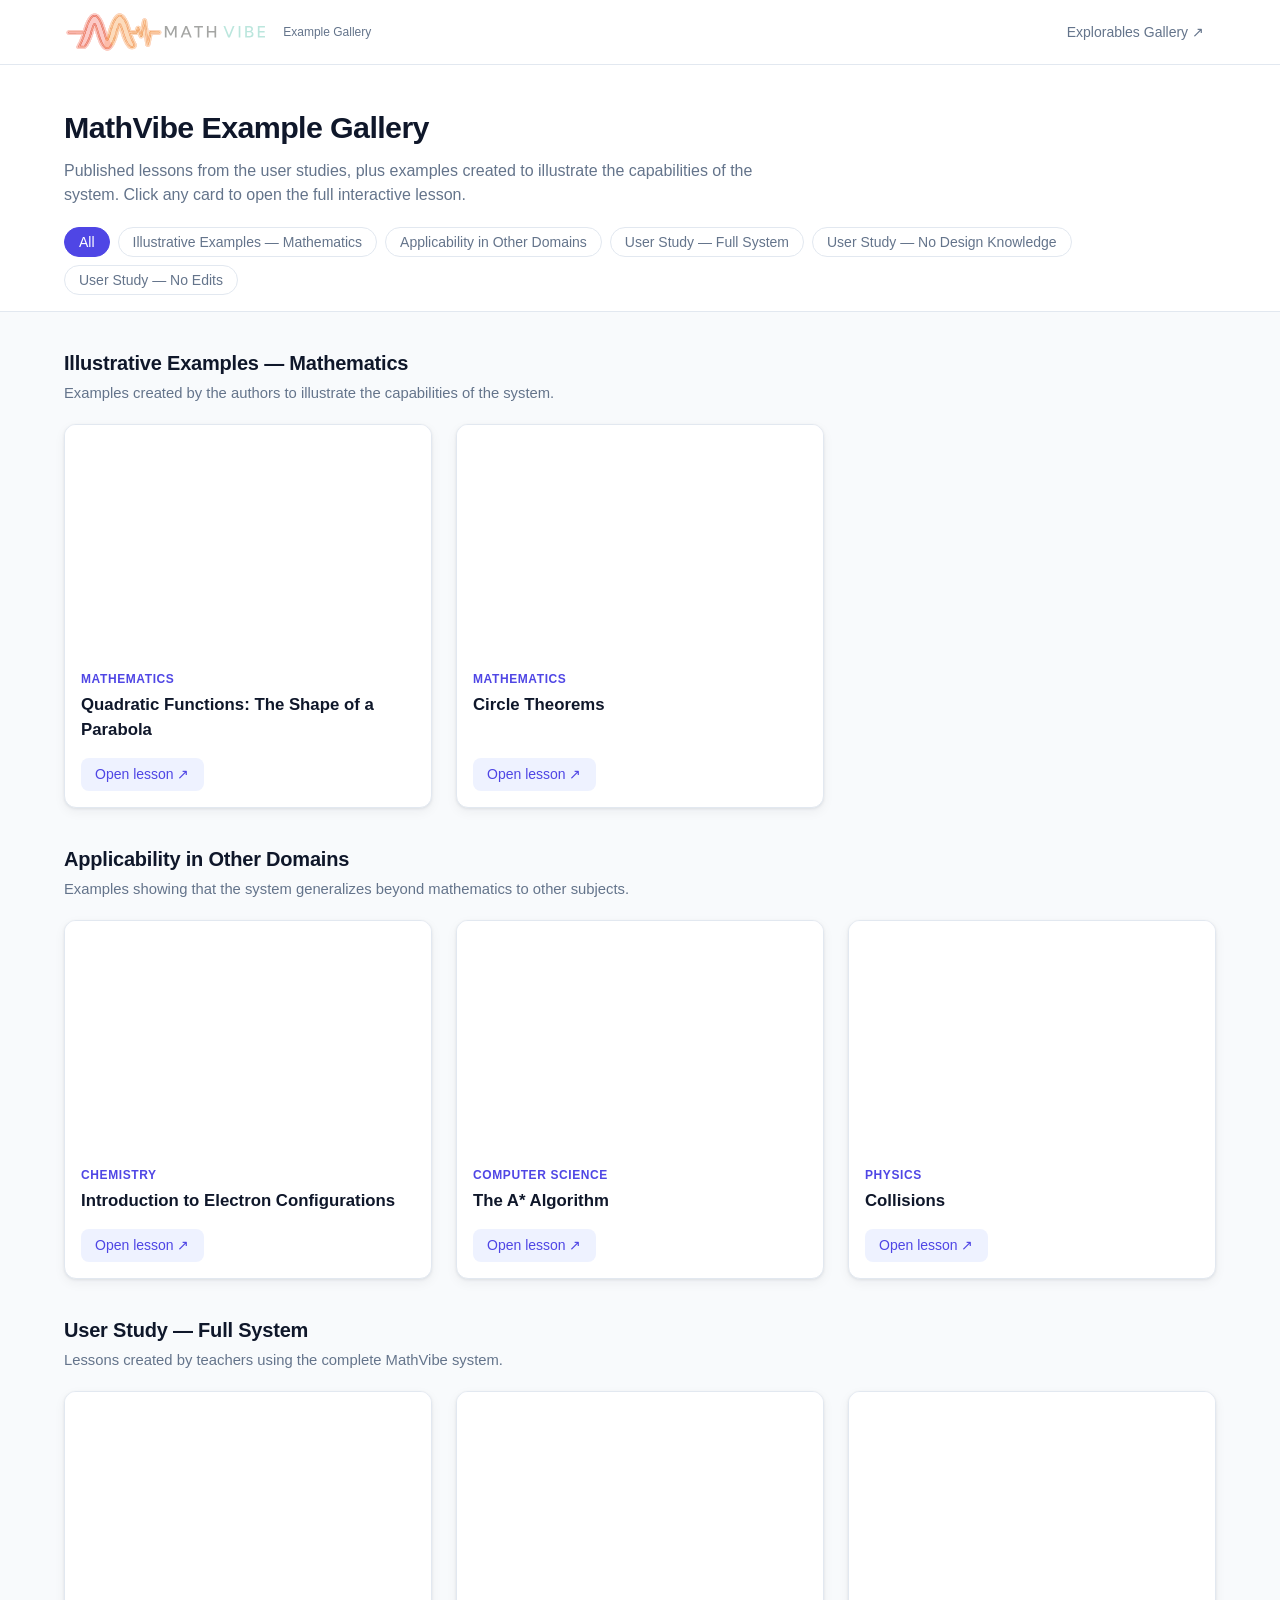
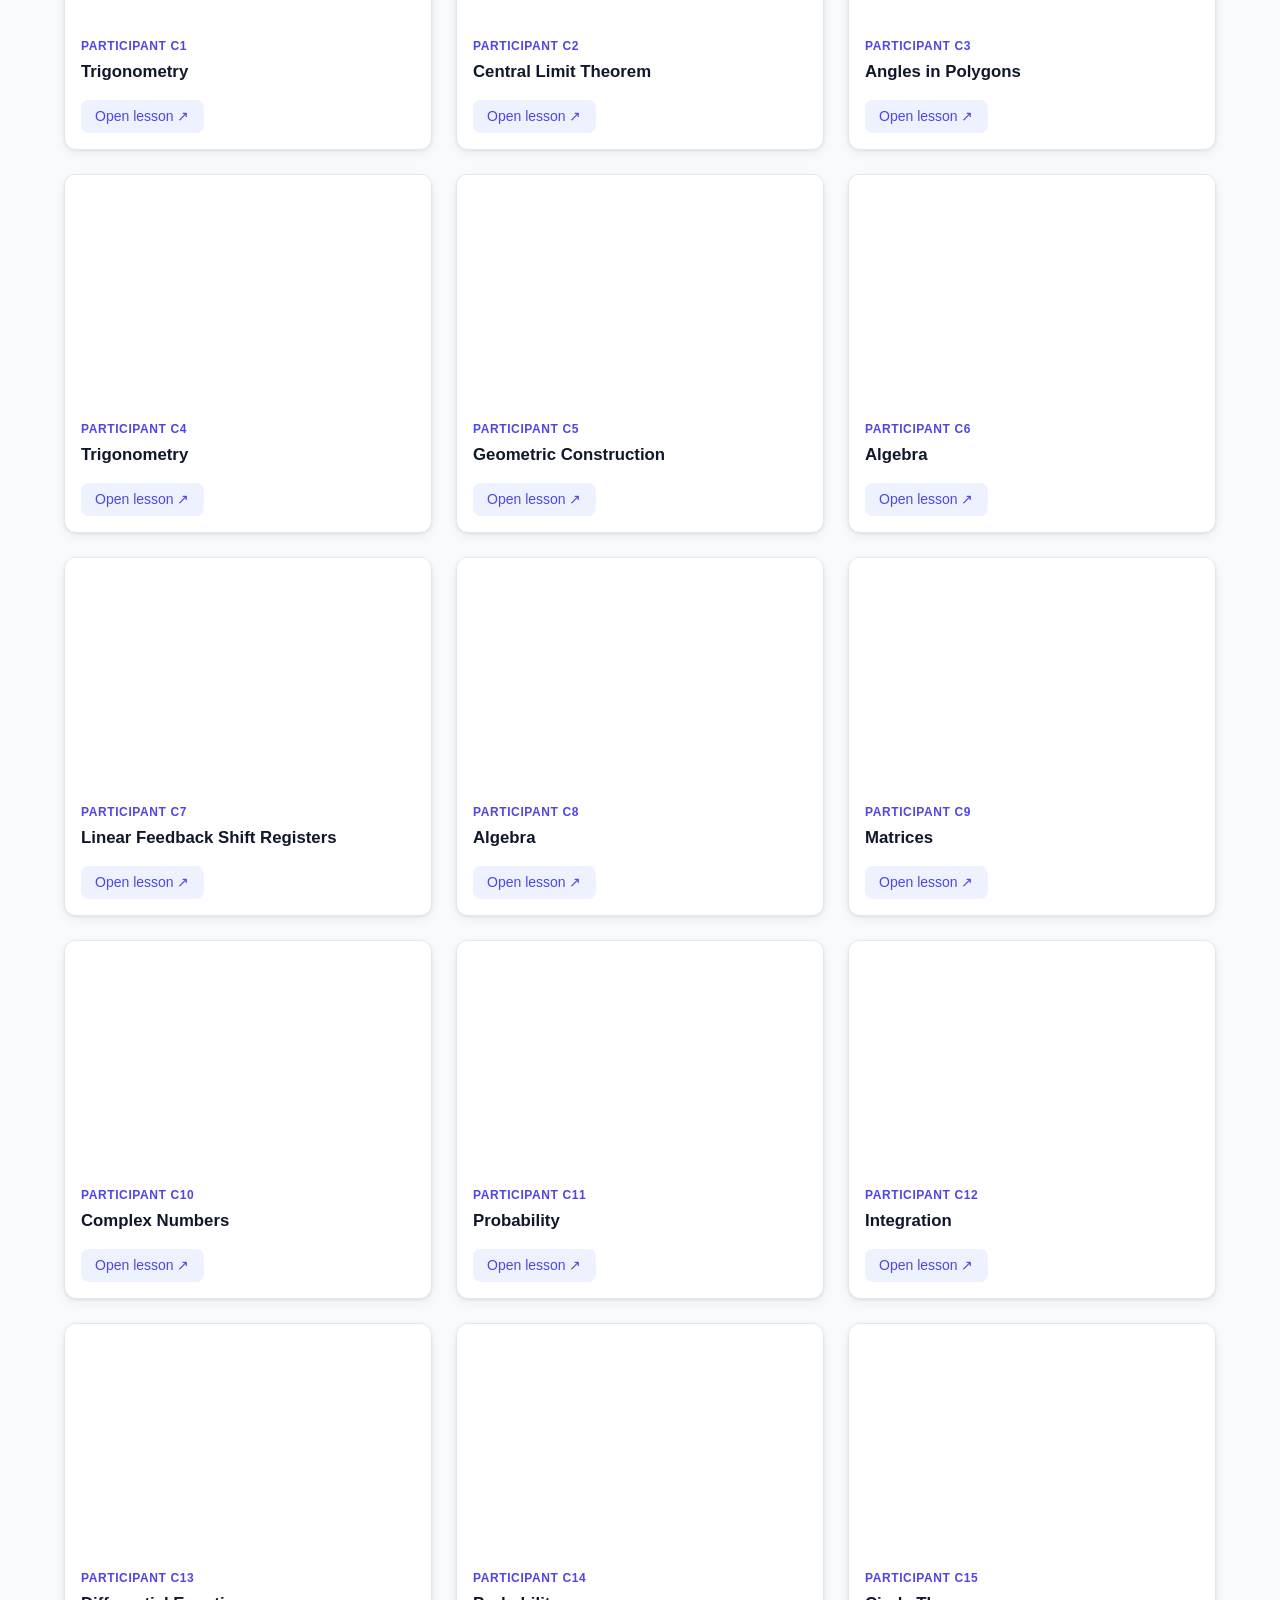
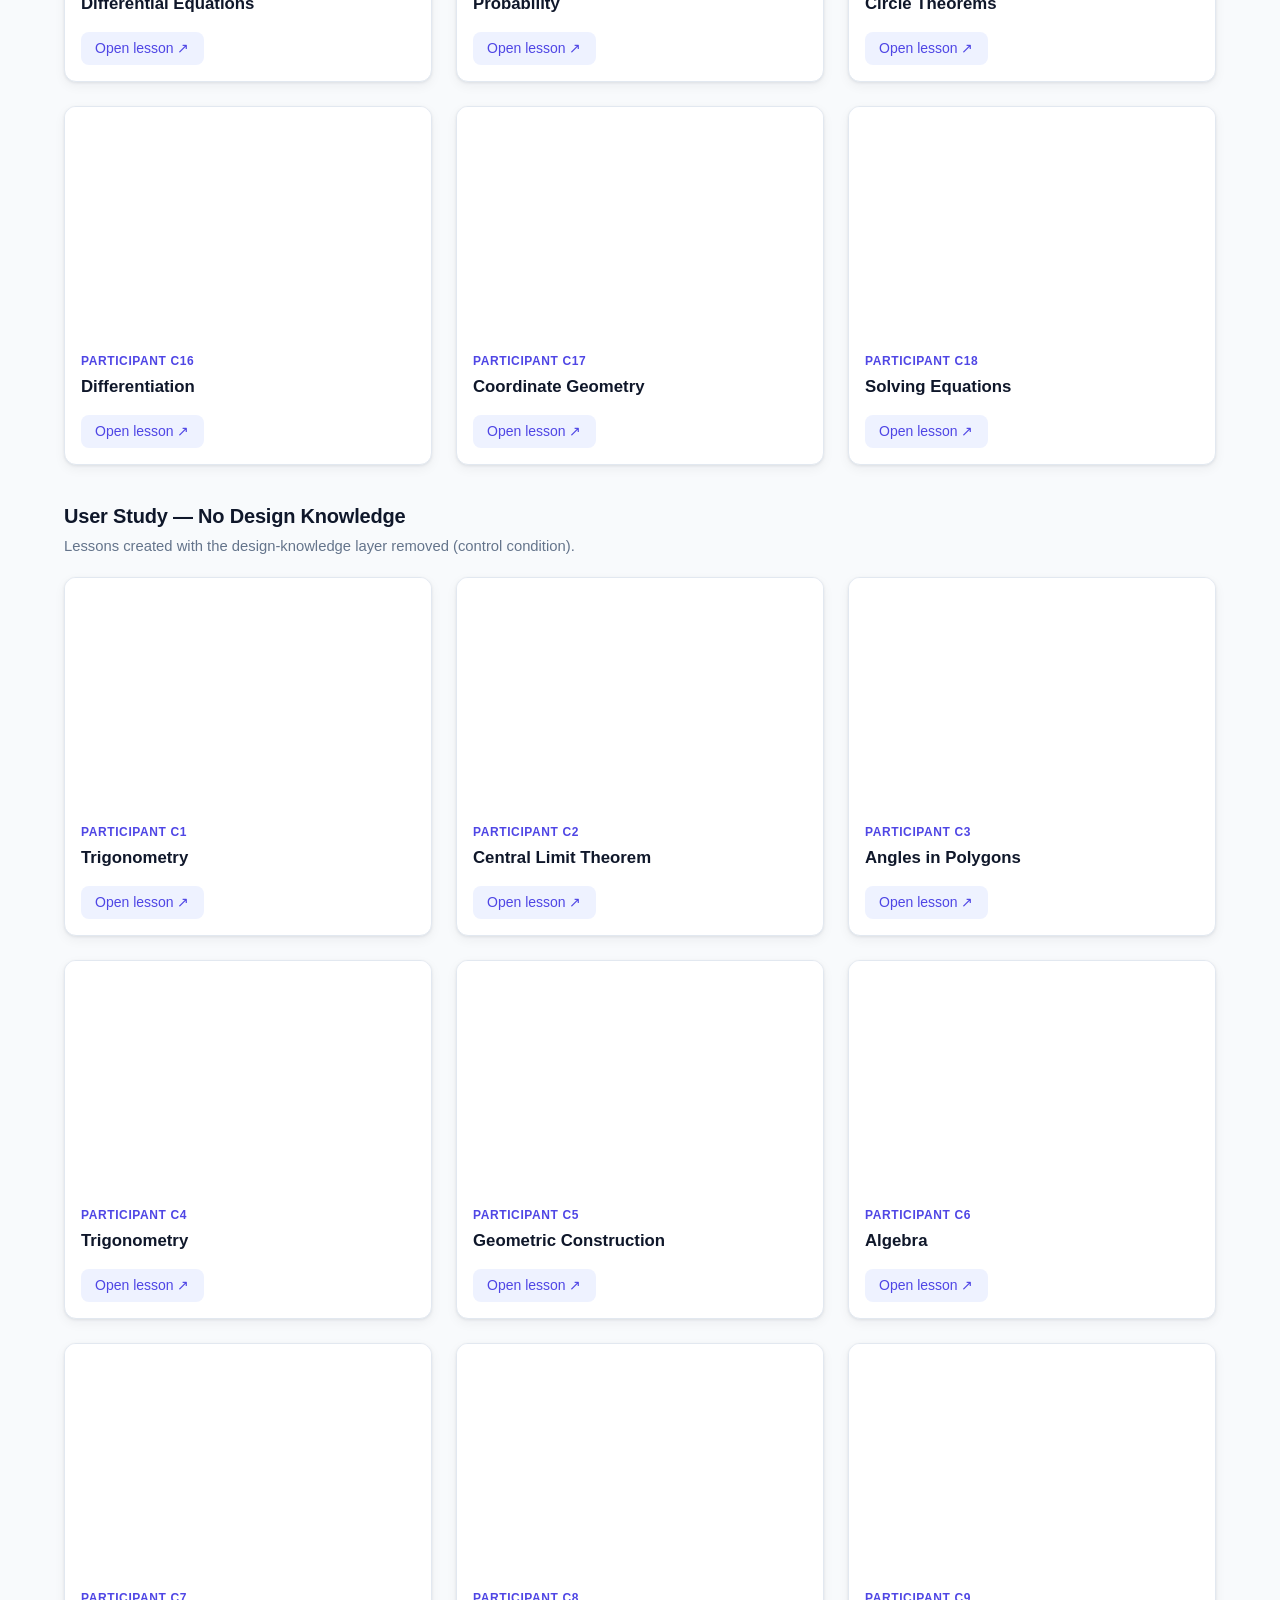
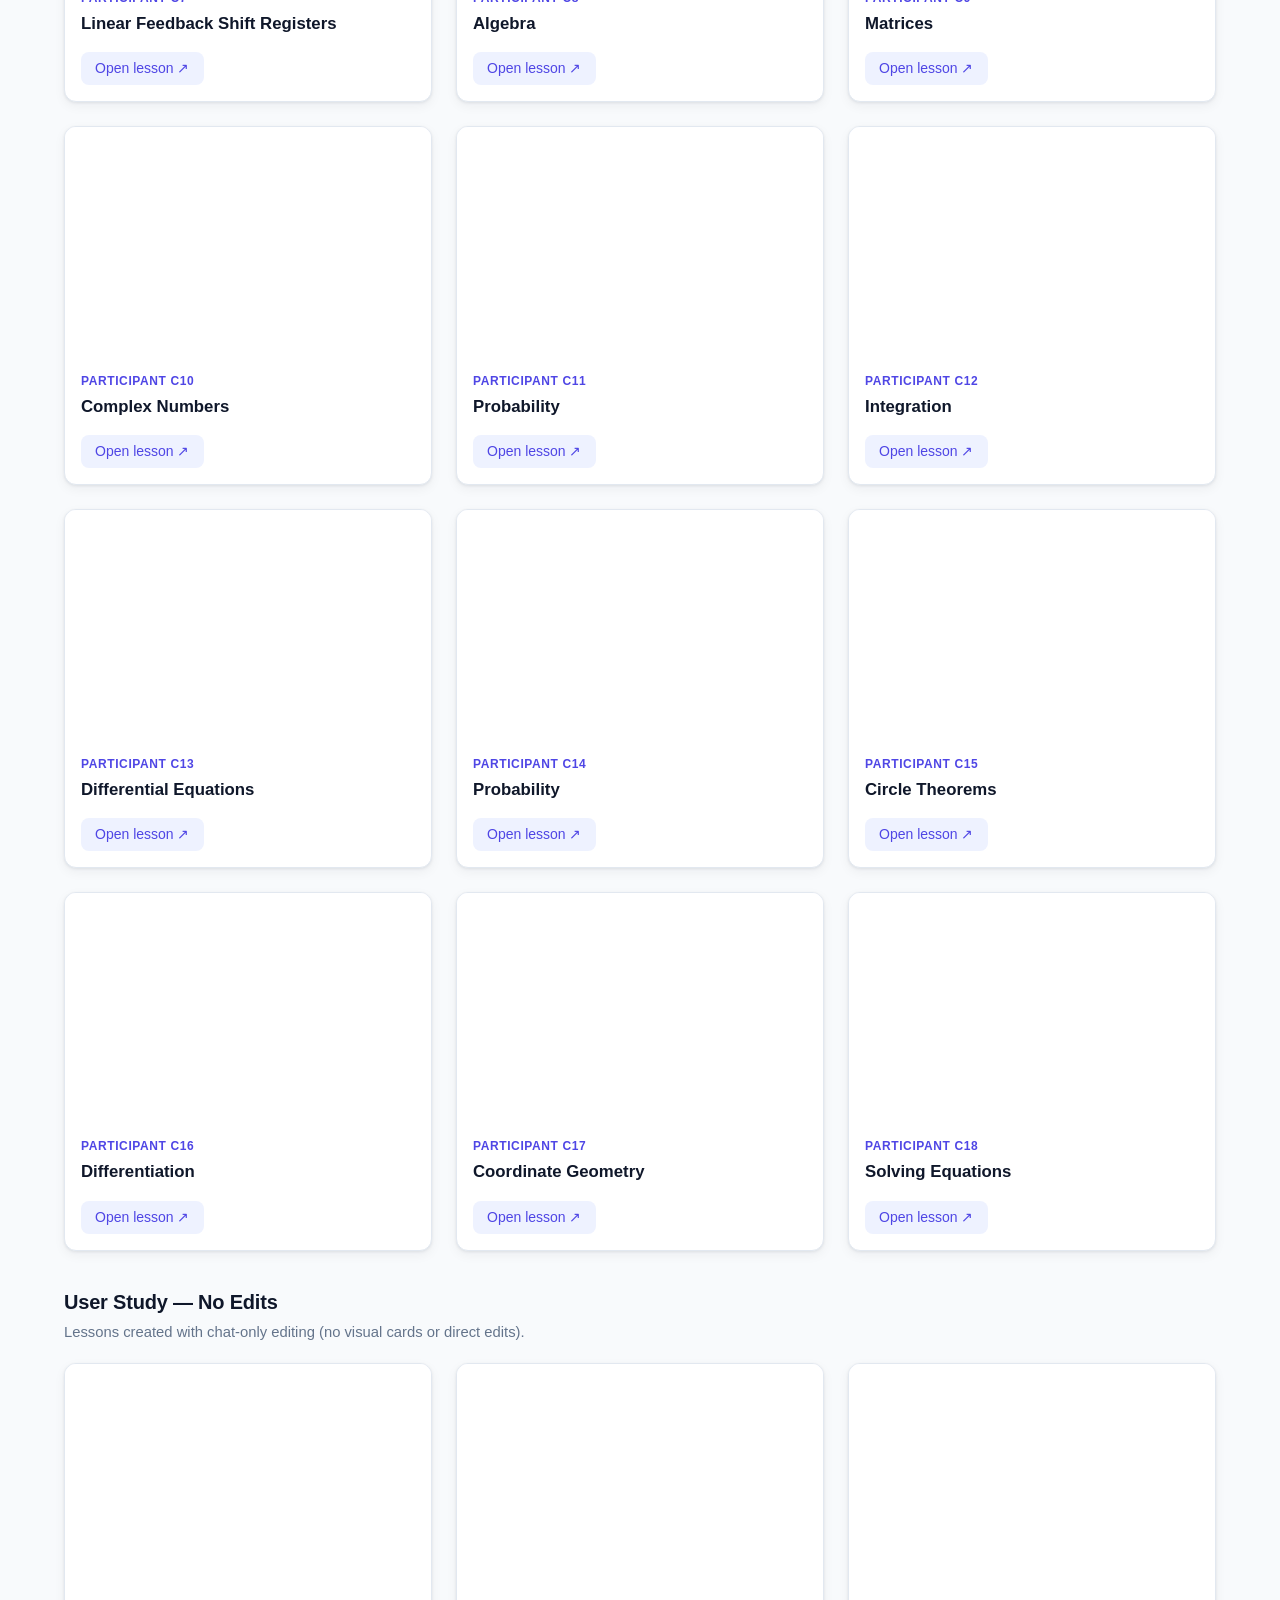
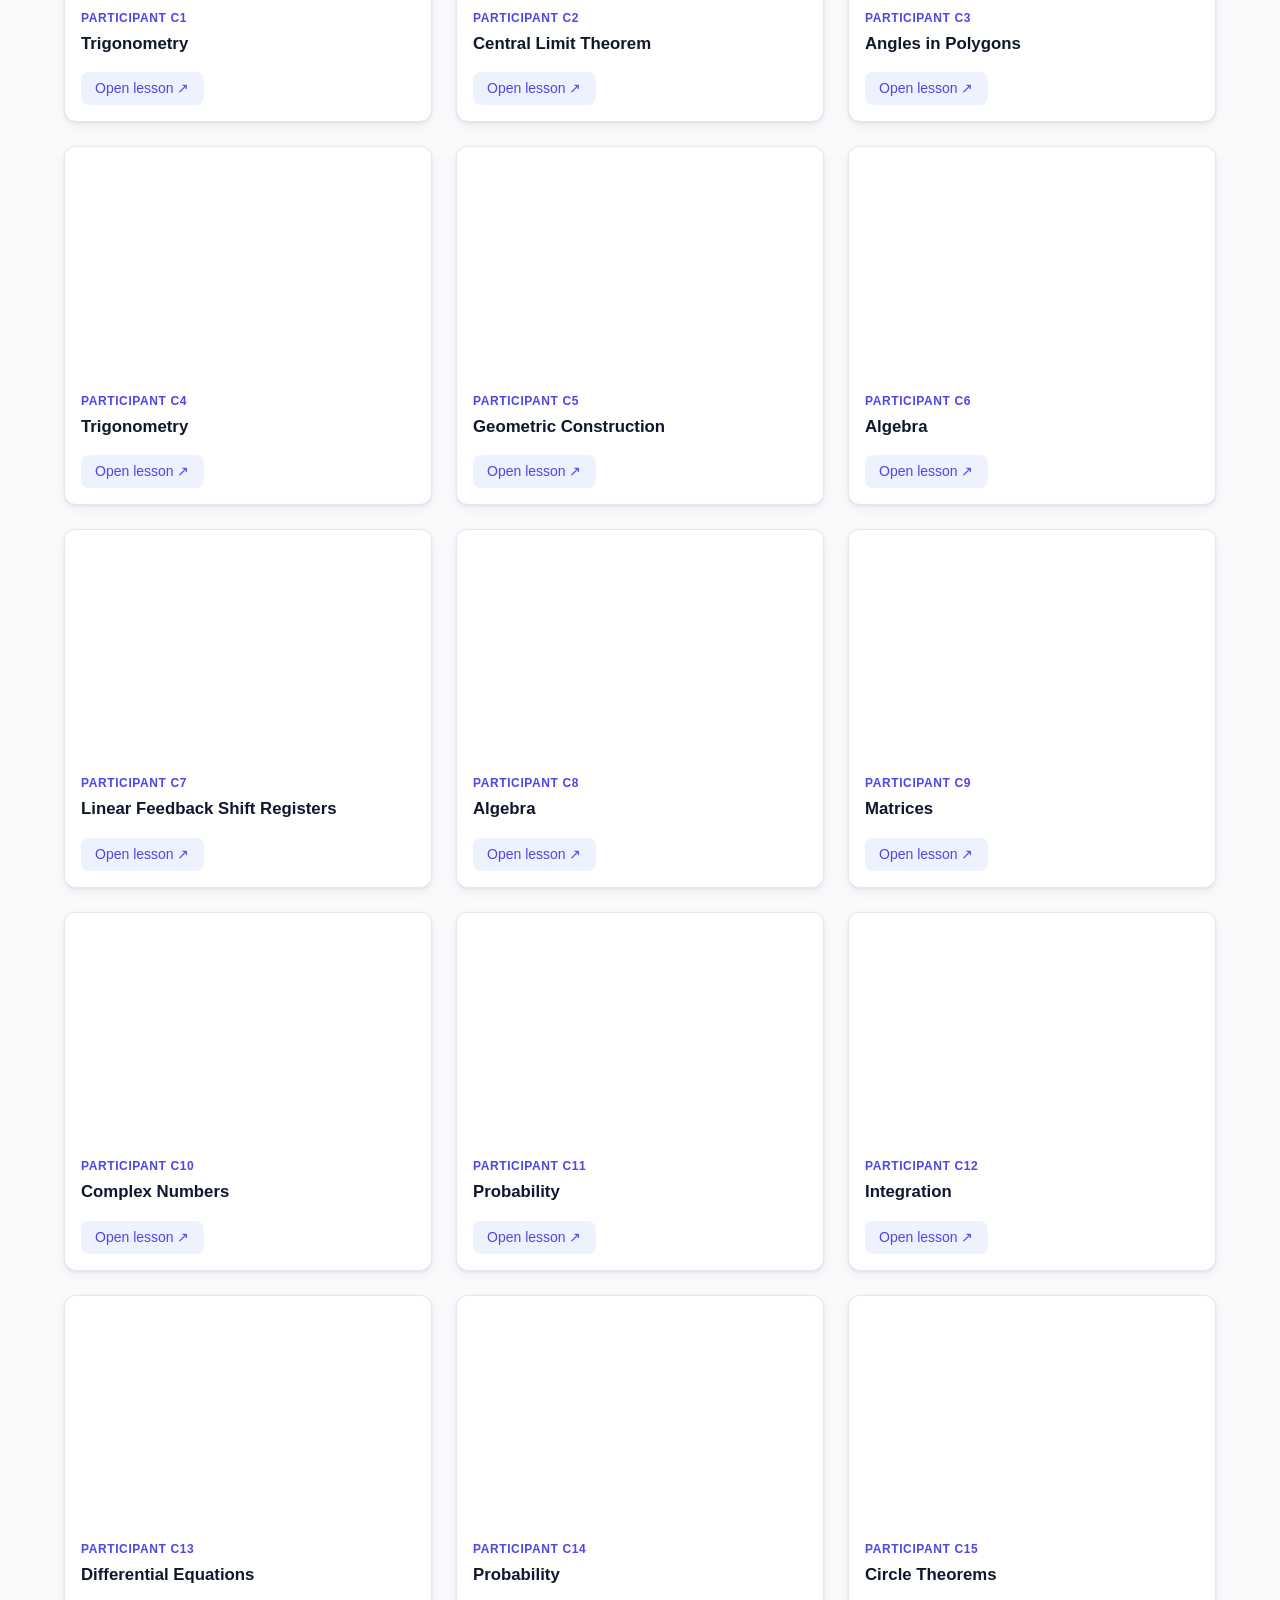
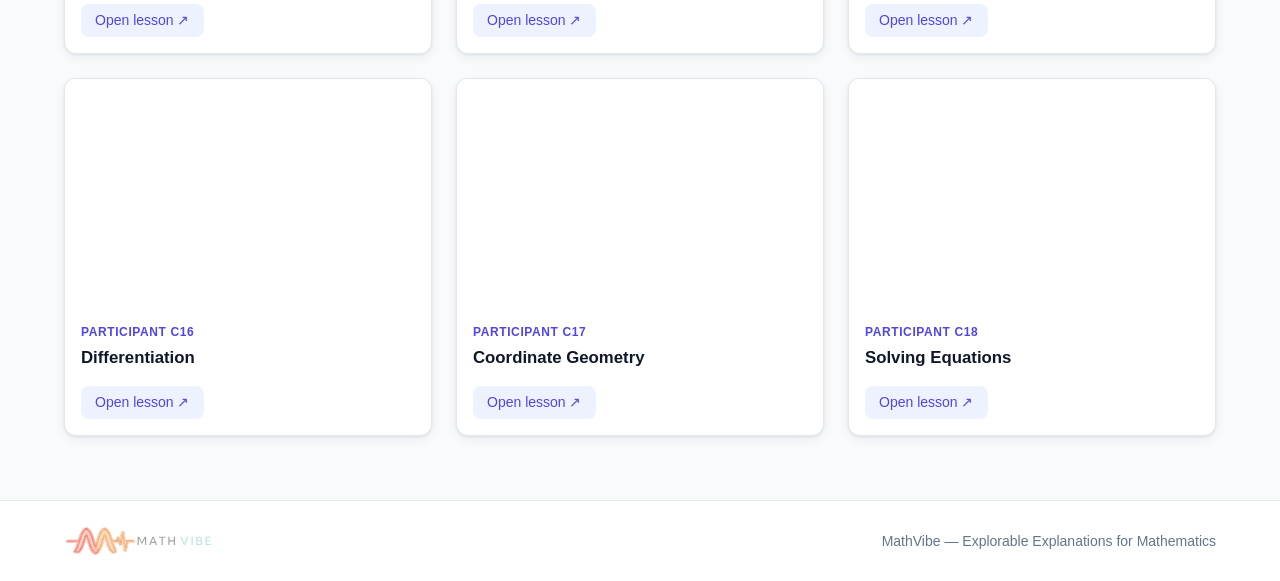
<file: index.html>
<!DOCTYPE html>
<html lang="en">
<head>
  <meta charset="UTF-8" />
  <meta name="viewport" content="width=device-width, initial-scale=1.0" />
  <title>MathVibe Example Gallery</title>
  <meta name="description" content="Published example lessons from the MathVibe user studies and illustrative examples of the system's capabilities." />
  <link rel="icon" href="favicon.ico" sizes="any" />
  <link rel="icon" href="favicon.svg" type="image/svg+xml" />
  <link rel="stylesheet" href="styles.css" />
</head>
<body>
  <header class="site-header">
    <div class="container header-bar">
      <a class="brand" href="./">
        <img src="logo.svg" alt="Explorable Explanation AI Logo" />
        <span class="brand-label">Example Gallery</span>
      </a>
      <nav class="header-nav">
        <a href="https://gallery.mathvibe.space/" target="_blank" rel="noopener">Explorables Gallery ↗</a>
      </nav>
    </div>
  </header>

  <section class="hero">
    <div class="container">
      <h1>MathVibe Example Gallery</h1>
      <p class="subtitle">
        Published lessons from the user studies, plus examples created to
        illustrate the capabilities of the system. Click any card to open the
        full interactive lesson.
      </p>
      <nav class="filters" id="filters" aria-label="Filter by condition"></nav>
    </div>
  </section>

  <main class="container" id="gallery"></main>

  <footer class="site-footer">
    <div class="container footer-bar">
      <a class="brand" href="./">
        <img src="logo.svg" alt="Explorable Explanation AI Logo" />
      </a>
      <p>MathVibe — Explorable Explanations for Mathematics</p>
    </div>
  </footer>

  <script src="examples.js"></script>
  <script src="app.js"></script>
</body>
</html>
</file>
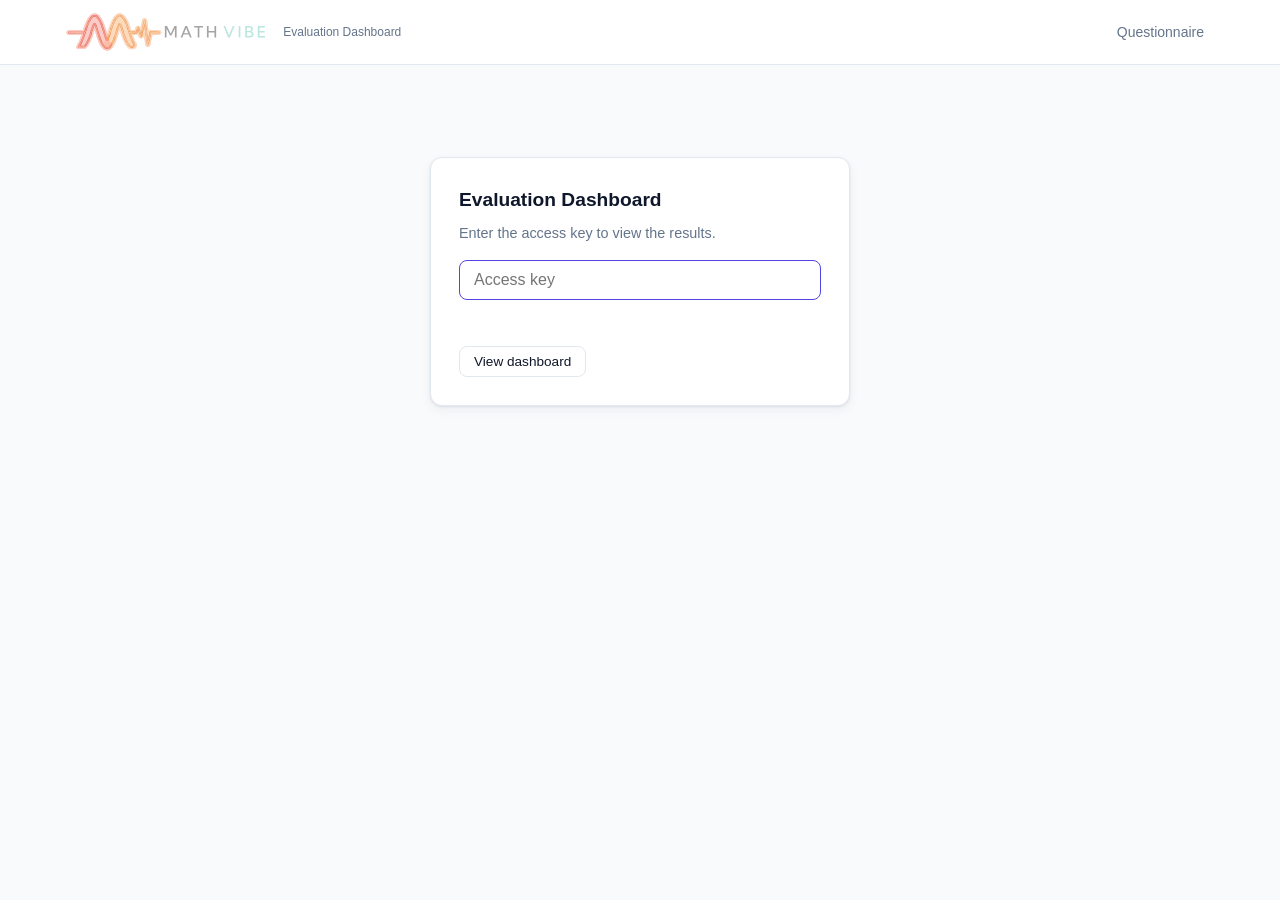
<file: dashboard.html>
<!DOCTYPE html>
<html lang="en">
<head>
  <meta charset="UTF-8" />
  <meta name="viewport" content="width=device-width, initial-scale=1.0" />
  <title>MathVibe Evaluation Dashboard</title>
  <meta name="description" content="Results dashboard for the MathVibe teacher lesson evaluation." />
  <meta name="robots" content="noindex" />
  <link rel="icon" href="favicon.ico" sizes="any" />
  <link rel="icon" href="favicon.svg" type="image/svg+xml" />
  <link rel="stylesheet" href="styles.css" />
  <link rel="stylesheet" href="dashboard.css" />
</head>
<body>
  <header class="site-header">
    <div class="container header-bar">
      <a class="brand" href="./">
        <img src="logo.svg" alt="Explorable Explanation AI Logo" />
        <span class="brand-label">Evaluation Dashboard</span>
      </a>
      <nav class="header-nav">
        <a href="evaluation.html">Questionnaire</a>
      </nav>
    </div>
  </header>

  <main class="container dash-main" id="app">
    <div class="dash-loading">Loading…</div>
  </main>

  <script src="examples.js"></script>
  <script src="dashboard.js"></script>
</body>
</html>
</file>
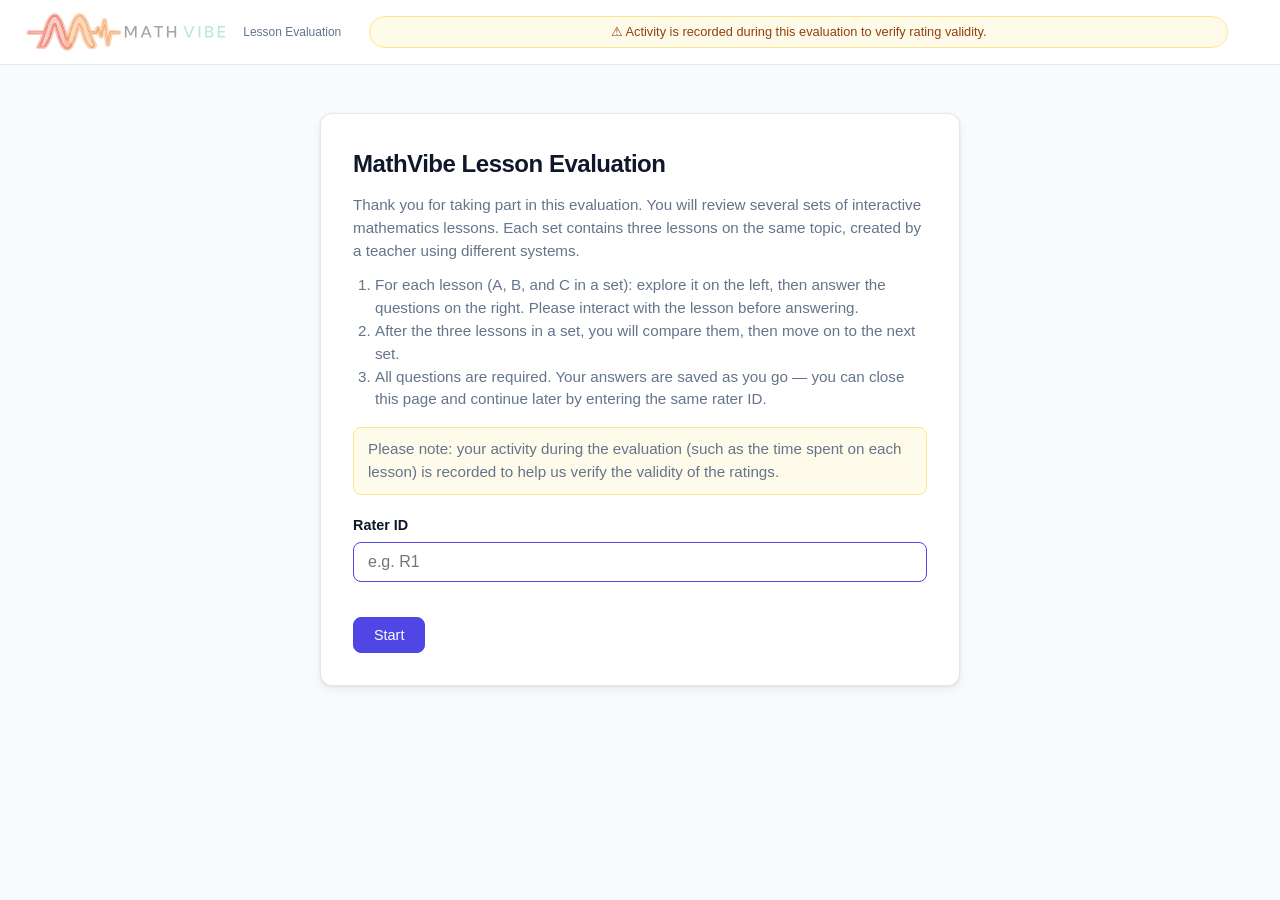
<file: evaluation.html>
<!DOCTYPE html>
<html lang="en">
<head>
  <meta charset="UTF-8" />
  <meta name="viewport" content="width=device-width, initial-scale=1.0" />
  <title>MathVibe Lesson Evaluation</title>
  <meta name="description" content="Teacher evaluation of generated explorable-explanation lessons." />
  <meta name="robots" content="noindex" />
  <link rel="icon" href="favicon.ico" sizes="any" />
  <link rel="icon" href="favicon.svg" type="image/svg+xml" />
  <link rel="stylesheet" href="styles.css" />
  <link rel="stylesheet" href="evaluation.css" />
</head>
<body class="eval-body">
  <header class="site-header">
    <div class="container-fluid header-bar">
      <a class="brand" href="./">
        <img src="logo.svg" alt="Explorable Explanation AI Logo" />
        <span class="brand-label">Lesson Evaluation</span>
      </a>
      <div class="monitor-banner">⚠ Activity is recorded during this evaluation to verify rating validity.</div>
      <div class="eval-progress" id="progress" aria-label="Progress"></div>
    </div>
  </header>

  <main id="app" class="eval-main"></main>

  <script src="examples.js"></script>
  <script src="evaluation.js"></script>
</body>
</html>
</file>
<file: styles.css>
:root {
  --bg: #f8fafc;
  --card-bg: #ffffff;
  --text: #0f172a;
  --text-muted: #64748b;
  --border: #e2e8f0;
  --accent: #4f46e5;
  --accent-soft: #eef2ff;
  --radius: 12px;
  --shadow: 0 1px 3px rgba(15, 23, 42, 0.08), 0 4px 12px rgba(15, 23, 42, 0.05);
  --shadow-hover: 0 4px 8px rgba(15, 23, 42, 0.1), 0 12px 24px rgba(15, 23, 42, 0.1);
}

* { box-sizing: border-box; }

body {
  margin: 0;
  font-family: -apple-system, BlinkMacSystemFont, "Segoe UI", Roboto, Helvetica, Arial, sans-serif;
  background: var(--bg);
  color: var(--text);
  line-height: 1.5;
}

.container {
  max-width: 1200px;
  margin: 0 auto;
  padding: 0 24px;
}

/* Header — sticky bar matching the MathVibe Gallery header */
.site-header {
  position: sticky;
  top: 0;
  z-index: 50;
  background: rgba(255, 255, 255, 0.95);
  backdrop-filter: blur(8px);
  -webkit-backdrop-filter: blur(8px);
  border-bottom: 1px solid var(--border);
}

.header-bar {
  height: 64px;
  display: flex;
  align-items: center;
  justify-content: space-between;
  gap: 16px;
}

.brand {
  display: flex;
  align-items: center;
  gap: 8px;
  text-decoration: none;
}

.brand img {
  height: 44px;
  width: auto;
  object-fit: contain;
}

.brand-label {
  font-size: 0.75rem;
  color: var(--text-muted);
}

.header-nav a {
  font-size: 0.875rem;
  font-weight: 500;
  color: var(--text-muted);
  text-decoration: none;
  padding: 6px 12px;
  border-radius: 8px;
}

.header-nav a:hover {
  color: var(--text);
  background: var(--bg);
}

/* Hero */
.hero {
  background: var(--card-bg);
  border-bottom: 1px solid var(--border);
  padding: 40px 0 0;
}

.hero h1 {
  margin: 0 0 8px;
  font-size: 1.9rem;
  letter-spacing: -0.02em;
}

.subtitle {
  margin: 0;
  max-width: 720px;
  color: var(--text-muted);
}

/* Filter tabs */
.filters {
  display: flex;
  flex-wrap: wrap;
  gap: 8px;
  padding: 20px 0 16px;
}

.filter-btn {
  border: 1px solid var(--border);
  background: var(--card-bg);
  color: var(--text-muted);
  padding: 6px 14px;
  border-radius: 999px;
  font-size: 0.875rem;
  cursor: pointer;
  transition: all 0.15s ease;
}

.filter-btn:hover { border-color: var(--accent); color: var(--accent); }

.filter-btn.active {
  background: var(--accent);
  border-color: var(--accent);
  color: #fff;
}

/* Sections */
.group-section { padding-top: 36px; }

.group-section h2 {
  margin: 0 0 4px;
  font-size: 1.25rem;
  letter-spacing: -0.01em;
}

.group-desc {
  margin: 0 0 20px;
  color: var(--text-muted);
  font-size: 0.925rem;
}

/* Card grid */
.grid {
  display: grid;
  grid-template-columns: repeat(auto-fill, minmax(320px, 1fr));
  gap: 24px;
}

.card {
  background: var(--card-bg);
  border: 1px solid var(--border);
  border-radius: var(--radius);
  overflow: hidden;
  box-shadow: var(--shadow);
  transition: box-shadow 0.15s ease, transform 0.15s ease;
  display: flex;
  flex-direction: column;
}

.card:hover {
  box-shadow: var(--shadow-hover);
  transform: translateY(-2px);
}

/* Live scaled-down iframe preview of the lesson */
.preview {
  position: relative;
  aspect-ratio: 16 / 10;
  background: linear-gradient(135deg, #eef2ff 0%, #f5f3ff 100%);
  overflow: hidden;
  display: block;
}

.preview iframe {
  position: absolute;
  top: 0;
  left: 0;
  /* 20px wider than the 1280px scale basis so the page's own scrollbar is
     clipped off the right edge of the card. */
  width: 1300px;
  height: 800px;
  border: 0;
  transform-origin: top left;
  pointer-events: none; /* card click opens the lesson; no scrolling inside the thumbnail */
  background: #fff;
}

.preview iframe {
  z-index: 1;
}

.preview .placeholder {
  position: absolute;
  inset: 0;
  z-index: 0;
  display: flex;
  align-items: center;
  justify-content: center;
  color: var(--accent);
  font-size: 0.875rem;
}

/* Clickable overlay so the whole preview opens the lesson */
.preview .overlay {
  position: absolute;
  inset: 0;
  z-index: 2;
}

.card-body {
  padding: 16px;
  display: flex;
  flex-direction: column;
  gap: 4px;
  flex: 1;
}

.card-topic {
  font-size: 0.75rem;
  text-transform: uppercase;
  letter-spacing: 0.05em;
  color: var(--accent);
  font-weight: 600;
}

.card-title {
  margin: 0;
  font-size: 1.05rem;
  font-weight: 600;
}

.card-title a { color: inherit; text-decoration: none; }
.card-title a:hover { color: var(--accent); }

.card-notes {
  margin: 0;
  font-size: 0.875rem;
  color: var(--text-muted);
}

.card-footer {
  margin-top: auto;
  padding-top: 12px;
}

.open-link {
  display: inline-block;
  font-size: 0.875rem;
  font-weight: 500;
  color: var(--accent);
  background: var(--accent-soft);
  padding: 6px 14px;
  border-radius: 8px;
  text-decoration: none;
  transition: background 0.15s ease;
}

.open-link:hover { background: #e0e7ff; }

.empty-state {
  padding: 80px 0;
  text-align: center;
  color: var(--text-muted);
}

/* Footer */
.site-footer {
  margin-top: 64px;
  background: var(--card-bg);
  border-top: 1px solid var(--border);
  padding: 24px 0;
  color: var(--text-muted);
  font-size: 0.875rem;
}

.footer-bar {
  display: flex;
  align-items: center;
  justify-content: space-between;
  gap: 16px;
  flex-wrap: wrap;
}

.footer-bar .brand img { height: 32px; }
.footer-bar p { margin: 0; }

@media (max-width: 640px) {
  .grid { grid-template-columns: 1fr; }
  .hero h1 { font-size: 1.5rem; }
  .brand-label { display: none; }
}
</file>
<file: dashboard.css>
/* Styles for the evaluation results dashboard (dashboard.html).
   Builds on styles.css. Light-only page, matching the gallery. */

:root {
  /* Condition series colors — fixed per entity, validated palette */
  --c-full: #2a78d6;
  --c-no-design: #eb6834;
  --c-no-edits: #1baf7a;
  --ink-muted: #898781;
  --grid: #e5e4dd;
}

.dash-main { padding-top: 28px; padding-bottom: 64px; }

.dash-loading, .dash-error {
  padding: 80px 0;
  text-align: center;
  color: var(--text-muted);
}

.dash-error { color: #dc2626; }

/* Access gate */
.gate-wrap { display: flex; justify-content: center; padding: 64px 0; }
.gate-card {
  background: var(--card-bg);
  border: 1px solid var(--border);
  border-radius: var(--radius);
  box-shadow: var(--shadow);
  max-width: 420px;
  width: 100%;
  padding: 28px;
}
.gate-card h1 { margin: 0 0 8px; font-size: 1.2rem; }
.gate-card p { color: var(--text-muted); font-size: 0.9rem; margin: 0 0 16px; }
.gate-card input {
  width: 100%;
  padding: 10px 14px;
  font-size: 1rem;
  border: 1px solid var(--border);
  border-radius: 8px;
  outline: none;
  margin-bottom: 12px;
}
.gate-card input:focus { border-color: var(--accent); }
.gate-error { color: #dc2626; font-size: 0.85rem; min-height: 1.2em; margin: 0 0 8px; }

/* Top bar: title + actions */
.dash-header {
  display: flex;
  align-items: flex-end;
  justify-content: space-between;
  gap: 16px;
  flex-wrap: wrap;
  margin-bottom: 20px;
}
.dash-header h1 { margin: 0; font-size: 1.5rem; letter-spacing: -0.02em; }
.dash-header .updated { color: var(--text-muted); font-size: 0.8rem; margin: 4px 0 0; }
.dash-actions { display: flex; gap: 8px; flex-wrap: wrap; }

.dash-btn {
  border: 1px solid var(--border);
  background: var(--card-bg);
  color: var(--text);
  padding: 7px 14px;
  border-radius: 8px;
  font-size: 0.85rem;
  font-weight: 500;
  cursor: pointer;
}
.dash-btn:hover { border-color: var(--accent); color: var(--accent); }

/* Stat tiles */
.tiles {
  display: grid;
  grid-template-columns: repeat(auto-fit, minmax(180px, 1fr));
  gap: 16px;
  margin-bottom: 24px;
}
.tile {
  background: var(--card-bg);
  border: 1px solid var(--border);
  border-radius: var(--radius);
  box-shadow: var(--shadow);
  padding: 16px 18px;
}
.tile .tile-label {
  font-size: 0.75rem;
  text-transform: uppercase;
  letter-spacing: 0.05em;
  color: var(--text-muted);
  margin-bottom: 6px;
}
.tile .tile-value { font-size: 1.7rem; font-weight: 650; letter-spacing: -0.02em; }
.tile .tile-sub { font-size: 0.8rem; color: var(--text-muted); margin-top: 2px; }

/* Panels */
.panel {
  background: var(--card-bg);
  border: 1px solid var(--border);
  border-radius: var(--radius);
  box-shadow: var(--shadow);
  padding: 20px;
  margin-bottom: 24px;
}
.panel h2 { margin: 0 0 2px; font-size: 1.05rem; letter-spacing: -0.01em; }
.panel .panel-sub { margin: 0 0 16px; color: var(--text-muted); font-size: 0.82rem; }

/* Legend */
.legend { display: flex; gap: 16px; flex-wrap: wrap; margin-bottom: 14px; }
.legend-item { display: flex; align-items: center; gap: 6px; font-size: 0.82rem; color: var(--text-muted); }
.legend-swatch { width: 10px; height: 10px; border-radius: 3px; flex-shrink: 0; }

/* Grouped horizontal bars (mean ratings) */
.bar-chart { display: flex; flex-direction: column; gap: 18px; }
.bar-group .bar-group-label { font-size: 0.86rem; font-weight: 600; margin-bottom: 6px; }
.bar-row { display: grid; grid-template-columns: 84px 1fr; align-items: center; gap: 10px; margin-bottom: 2px; }
.bar-row .bar-name { font-size: 0.75rem; color: var(--text-muted); text-align: right; }
/* 44px right padding reserves room for the direct value label. */
.bar-track { position: relative; height: 16px; padding-right: 44px; }
.bar-track .gridlines { position: absolute; top: 0; bottom: 0; left: 0; right: 44px; display: flex; pointer-events: none; }
.bar-fill {
  height: 14px;
  margin-top: 1px;
  border-radius: 0 4px 4px 0;
  min-width: 2px;
  position: relative;
}
.bar-value {
  position: absolute;
  left: calc(100% + 6px);
  top: 50%;
  transform: translateY(-50%);
  font-size: 0.72rem;
  color: var(--text);
  font-variant-numeric: tabular-nums;
  white-space: nowrap;
}
.axis-row {
  display: grid;
  grid-template-columns: 84px 1fr;
  gap: 10px;
  margin-top: 6px;
}
.axis-ticks {
  margin-right: 44px;
  display: flex;
  justify-content: space-between;
  font-size: 0.7rem;
  color: var(--ink-muted);
  border-top: 1px solid var(--grid);
  padding-top: 3px;
}

/* Stacked comparison bars */
.stack-chart { display: flex; flex-direction: column; gap: 14px; }
.stack-row .stack-label { font-size: 0.84rem; margin-bottom: 5px; }
.stack-track { display: flex; gap: 2px; height: 18px; border-radius: 4px; overflow: hidden; background: var(--bg); }
.stack-seg {
  height: 100%;
  display: flex;
  align-items: center;
  justify-content: center;
  color: #fff;
  font-size: 0.72rem;
  font-weight: 600;
  min-width: 0;
  font-variant-numeric: tabular-nums;
}
.stack-empty { color: var(--text-muted); font-size: 0.8rem; }

/* Tables */
.table-scroll { overflow-x: auto; }
table.dash-table { border-collapse: collapse; width: 100%; font-size: 0.82rem; }
.dash-table th, .dash-table td {
  padding: 6px 10px;
  text-align: left;
  border-bottom: 1px solid var(--border);
  white-space: nowrap;
}
.dash-table td.num { font-variant-numeric: tabular-nums; text-align: right; }
.dash-table th.num { text-align: right; }
.dash-table th {
  font-size: 0.72rem;
  text-transform: uppercase;
  letter-spacing: 0.04em;
  color: var(--text-muted);
  font-weight: 600;
}
.dash-table .cond-dot {
  display: inline-block;
  width: 8px; height: 8px;
  border-radius: 2px;
  margin-right: 6px;
  vertical-align: baseline;
}
.dash-table .muted { color: var(--text-muted); }
.dash-table td.top-pick { font-weight: 700; }
.dash-table td.q-col { white-space: normal; min-width: 260px; }

.status-pill {
  display: inline-block;
  font-size: 0.72rem;
  font-weight: 600;
  border-radius: 999px;
  padding: 2px 10px;
}
.status-pill.done { background: #dcfce7; color: #15803d; }
.status-pill.partial { background: #fef3c7; color: #b45309; }
.status-pill.none { background: var(--bg); color: var(--text-muted); }

/* Feedback cards */
.feedback-list { display: flex; flex-direction: column; gap: 12px; }
.feedback-card { border: 1px solid var(--border); border-radius: 10px; padding: 14px 16px; }
.feedback-card .fb-head {
  display: flex;
  align-items: center;
  gap: 10px;
  flex-wrap: wrap;
  margin-bottom: 8px;
  font-size: 0.82rem;
}
.feedback-card .fb-pid { font-weight: 650; }
.fb-pref { display: inline-flex; align-items: center; gap: 6px; color: var(--text-muted); }
.feedback-card p { margin: 4px 0; font-size: 0.86rem; }
.feedback-card p .fb-q { color: var(--text-muted); font-size: 0.76rem; display: block; }

/* Raters & assignments management */
.assign-add {
  display: flex;
  gap: 8px;
  align-items: center;
  flex-wrap: wrap;
  margin-bottom: 16px;
}
.assign-input {
  padding: 8px 12px;
  font-size: 0.9rem;
  border: 1px solid var(--border);
  border-radius: 8px;
  outline: none;
  width: 220px;
}
.assign-input:focus { border-color: var(--accent); }

.assign-chip.own {
  opacity: 0.55;
  cursor: not-allowed;
  background: repeating-linear-gradient(45deg, transparent, transparent 6px, var(--bg) 6px, var(--bg) 12px);
}

.rater-block {
  border: 1px solid var(--border);
  border-radius: 10px;
  padding: 12px 14px;
  margin-bottom: 12px;
}
.rater-head {
  display: flex;
  align-items: center;
  gap: 10px;
  flex-wrap: wrap;
  margin-bottom: 10px;
}
.rater-name { font-weight: 650; font-size: 0.95rem; }
.rater-count { font-size: 0.78rem; color: var(--text-muted); }
.rater-spacer { flex: 1; }
.rater-status { font-size: 0.75rem; color: #b45309; }
.dash-btn.danger:hover { border-color: #dc2626; color: #dc2626; }
.dash-btn:disabled { opacity: 0.5; cursor: not-allowed; }

.assign-grid {
  display: grid;
  grid-template-columns: repeat(auto-fill, minmax(190px, 1fr));
  gap: 6px;
}
.assign-chip {
  display: flex;
  align-items: center;
  gap: 8px;
  border: 1px solid var(--border);
  border-radius: 8px;
  padding: 6px 10px;
  font-size: 0.78rem;
  color: var(--text-muted);
  cursor: pointer;
  user-select: none;
}
.assign-chip b { color: var(--text); font-weight: 600; }
.assign-chip:has(input:checked) {
  background: var(--accent-soft);
  border-color: var(--accent);
  color: var(--text);
}
.assign-chip input { accent-color: var(--accent); margin: 0; flex-shrink: 0; }

/* Tooltip */
.dash-tooltip {
  position: fixed;
  z-index: 100;
  background: #0f172a;
  color: #fff;
  font-size: 0.75rem;
  padding: 6px 10px;
  border-radius: 6px;
  pointer-events: none;
  white-space: nowrap;
  transform: translate(-50%, calc(-100% - 8px));
  display: none;
}

@media (max-width: 640px) {
  .bar-value { display: none; }
}
</file>
<file: evaluation.css>
/* Styles for the teacher evaluation page (evaluation.html).
   Builds on top of styles.css (shared header / tokens). */

.eval-body {
  height: 100vh;
  display: flex;
  flex-direction: column;
  overflow: hidden;
}

.container-fluid {
  width: 100%;
  padding: 0 24px;
}

.eval-main {
  flex: 1;
  min-height: 0;
}

/* Progress indicator in the header */
.eval-progress {
  display: flex;
  align-items: center;
  gap: 10px;
  font-size: 0.8rem;
  color: var(--text-muted);
}

.progress-text { white-space: nowrap; font-weight: 600; color: var(--text); }

.progress-bar {
  width: 140px;
  height: 6px;
  border-radius: 999px;
  background: var(--border);
  overflow: hidden;
}

.progress-bar-fill {
  height: 100%;
  border-radius: 999px;
  background: var(--accent);
  transition: width 0.2s ease;
}

@media (max-width: 640px) {
  .progress-bar { display: none; }
}

/* --- Centered card steps (intro / done) ----------------------------------- */
.center-step {
  height: 100%;
  overflow-y: auto;
  display: flex;
  align-items: flex-start;
  justify-content: center;
  padding: 48px 24px;
}

.intro-card {
  background: var(--card-bg);
  border: 1px solid var(--border);
  border-radius: var(--radius);
  box-shadow: var(--shadow);
  max-width: 640px;
  width: 100%;
  padding: 32px;
}

.intro-card h1 {
  margin: 0 0 12px;
  font-size: 1.5rem;
  letter-spacing: -0.02em;
}

.intro-card p {
  color: var(--text-muted);
  font-size: 0.95rem;
  margin: 0 0 12px;
}

.intro-card ol {
  color: var(--text-muted);
  font-size: 0.95rem;
  margin: 0 0 16px;
  padding-left: 22px;
}

.intro-card label.field-label {
  display: block;
  font-weight: 600;
  font-size: 0.9rem;
  margin: 20px 0 6px;
}

.pid-input {
  width: 100%;
  padding: 10px 14px;
  font-size: 1rem;
  border: 1px solid var(--border);
  border-radius: 8px;
  outline: none;
}

.pid-input:focus { border-color: var(--accent); }

.field-error {
  color: #dc2626;
  font-size: 0.85rem;
  margin: 6px 0 0;
  min-height: 1.2em;
}

.monitor-note {
  background: #fffbeb;
  border: 1px solid #fde68a;
  color: #92400e;
  border-radius: 8px;
  padding: 10px 14px;
  font-size: 0.85rem;
  margin: 4px 0 0;
}

/* Persistent notice in the header bar */
.monitor-banner {
  flex: 1;
  text-align: center;
  font-size: 0.8rem;
  color: #92400e;
  background: #fffbeb;
  border: 1px solid #fde68a;
  border-radius: 999px;
  padding: 5px 14px;
  margin: 0 12px;
  min-width: 0;
  white-space: nowrap;
  overflow: hidden;
  text-overflow: ellipsis;
}

@media (max-width: 900px) {
  .monitor-banner { display: none; }
}

.resume-note {
  background: var(--accent-soft);
  color: var(--accent);
  border-radius: 8px;
  padding: 10px 14px;
  font-size: 0.875rem;
  margin-top: 12px;
}

/* --- Split layout: lesson left, questionnaire right ----------------------- */
.eval-layout {
  display: grid;
  grid-template-columns: minmax(0, 1fr) 480px;
  height: 100%;
  min-height: 0;
}

.lesson-pane {
  display: flex;
  flex-direction: column;
  min-width: 0;
  border-right: 1px solid var(--border);
  background: #fff;
}

.lesson-pane-header {
  display: flex;
  align-items: center;
  justify-content: space-between;
  gap: 12px;
  padding: 10px 16px;
  border-bottom: 1px solid var(--border);
  background: var(--card-bg);
  flex-wrap: wrap;
}

.lesson-pane-title {
  font-weight: 600;
  font-size: 0.95rem;
}

.lesson-pane-title .topic {
  color: var(--text-muted);
  font-weight: 400;
}

.lesson-tabs { display: flex; gap: 6px; }

.lesson-tab {
  border: 1px solid var(--border);
  background: var(--card-bg);
  color: var(--text-muted);
  padding: 4px 12px;
  border-radius: 999px;
  font-size: 0.85rem;
  cursor: pointer;
}

.lesson-tab.active {
  background: var(--accent);
  border-color: var(--accent);
  color: #fff;
}

.lesson-frame-wrap { flex: 1; min-height: 0; position: relative; }

.lesson-frame-wrap iframe {
  position: absolute;
  inset: 0;
  width: 100%;
  height: 100%;
  border: 0;
  background: #fff;
}

.lesson-frame-wrap .frame-loading {
  position: absolute;
  inset: 0;
  display: flex;
  align-items: center;
  justify-content: center;
  color: var(--text-muted);
  font-size: 0.9rem;
  z-index: 0;
}

.lesson-frame-wrap iframe { z-index: 1; position: absolute; }

/* --- Questionnaire pane --------------------------------------------------- */
.question-pane {
  display: flex;
  flex-direction: column;
  min-height: 0;
  background: var(--bg);
}

.question-scroll {
  flex: 1;
  overflow-y: auto;
  padding: 20px 24px 24px;
}

.question-pane h2 {
  margin: 0 0 4px;
  font-size: 1.15rem;
  letter-spacing: -0.01em;
}

.question-pane .pane-sub {
  margin: 0 0 16px;
  color: var(--text-muted);
  font-size: 0.875rem;
}

.dimension-block {
  background: var(--card-bg);
  border: 1px solid var(--border);
  border-radius: var(--radius);
  padding: 16px;
  margin-bottom: 16px;
}

.dimension-block h3 {
  margin: 0 0 12px;
  font-size: 0.8rem;
  text-transform: uppercase;
  letter-spacing: 0.05em;
  color: var(--accent);
}

.likert-item { padding: 10px 0; border-top: 1px solid var(--border); }
.likert-item:first-of-type { border-top: none; padding-top: 0; }

.likert-item .q-text {
  font-size: 0.9rem;
  margin: 0 0 8px;
}

.likert-item.missing .q-text::after {
  content: " — required";
  color: #dc2626;
  font-size: 0.8rem;
}

.likert-item.missing { border-radius: 8px; box-shadow: inset 0 0 0 1px #fca5a5; padding-left: 8px; padding-right: 8px; }

.likert-scale {
  display: grid;
  grid-template-columns: repeat(5, 1fr);
  gap: 4px;
}

.likert-option {
  position: relative;
  text-align: center;
}

.likert-option input {
  position: absolute;
  opacity: 0;
  inset: 0;
  cursor: pointer;
}

.likert-option span {
  display: block;
  border: 1px solid var(--border);
  border-radius: 8px;
  padding: 6px 2px;
  font-size: 0.68rem;
  line-height: 1.2;
  color: var(--text-muted);
  cursor: pointer;
  user-select: none;
  transition: all 0.1s ease;
}

.likert-option input:checked + span {
  background: var(--accent);
  border-color: var(--accent);
  color: #fff;
  font-weight: 600;
}

.likert-option input:focus-visible + span {
  outline: 2px solid var(--accent);
  outline-offset: 1px;
}

/* Comparison step */
.choice-item { padding: 12px 0; border-top: 1px solid var(--border); }
.choice-item:first-of-type { border-top: none; padding-top: 0; }

.choice-item .q-text { font-size: 0.9rem; margin: 0 0 8px; font-weight: 500; }

.choice-item.missing { border-radius: 8px; box-shadow: inset 0 0 0 1px #fca5a5; padding-left: 8px; padding-right: 8px; }
.choice-item.missing .q-text::after {
  content: " — required";
  color: #dc2626;
  font-size: 0.8rem;
  font-weight: 400;
}

.choice-options { display: flex; gap: 6px; flex-wrap: wrap; }

.choice-option { position: relative; flex: 1; min-width: 90px; }

.choice-option input { position: absolute; opacity: 0; inset: 0; cursor: pointer; }

.choice-option span {
  display: block;
  text-align: center;
  border: 1px solid var(--border);
  border-radius: 8px;
  padding: 8px 6px;
  font-size: 0.85rem;
  color: var(--text-muted);
  cursor: pointer;
  user-select: none;
}

.choice-option input:checked + span {
  background: var(--accent);
  border-color: var(--accent);
  color: #fff;
  font-weight: 600;
}

.choice-option input:focus-visible + span {
  outline: 2px solid var(--accent);
  outline-offset: 1px;
}

textarea.feedback-input {
  width: 100%;
  min-height: 90px;
  border: 1px solid var(--border);
  border-radius: 8px;
  padding: 10px 12px;
  font-family: inherit;
  font-size: 0.9rem;
  resize: vertical;
  outline: none;
}

textarea.feedback-input:focus { border-color: var(--accent); }

/* Footer nav bar of the question pane */
.pane-footer {
  border-top: 1px solid var(--border);
  background: var(--card-bg);
  padding: 12px 24px;
  display: flex;
  align-items: center;
  justify-content: space-between;
  gap: 12px;
}

.pane-footer .status {
  font-size: 0.78rem;
  color: var(--text-muted);
  flex: 1;
  min-width: 0;
}

.pane-footer .status.error { color: #dc2626; }
.pane-footer .status.ok { color: #16a34a; }

.btn {
  border: 1px solid var(--border);
  background: var(--card-bg);
  color: var(--text);
  padding: 9px 20px;
  border-radius: 8px;
  font-size: 0.9rem;
  font-weight: 500;
  cursor: pointer;
  transition: all 0.15s ease;
}

.btn:hover { border-color: var(--accent); color: var(--accent); }

.btn.primary {
  background: var(--accent);
  border-color: var(--accent);
  color: #fff;
}

.btn.primary:hover { background: #4338ca; color: #fff; }

.btn:disabled { opacity: 0.6; cursor: not-allowed; }

.validation-summary {
  color: #dc2626;
  font-size: 0.85rem;
  margin: 0 0 12px;
}

/* Done step */
.done-icon { font-size: 2.4rem; margin-bottom: 8px; }

@media (max-width: 960px) {
  .eval-body { height: auto; overflow: auto; }
  .eval-layout {
    grid-template-columns: 1fr;
    height: auto;
  }
  .lesson-pane { border-right: none; border-bottom: 1px solid var(--border); }
  .lesson-frame-wrap { height: 70vh; }
  .question-pane { min-height: auto; }
}
</file>
